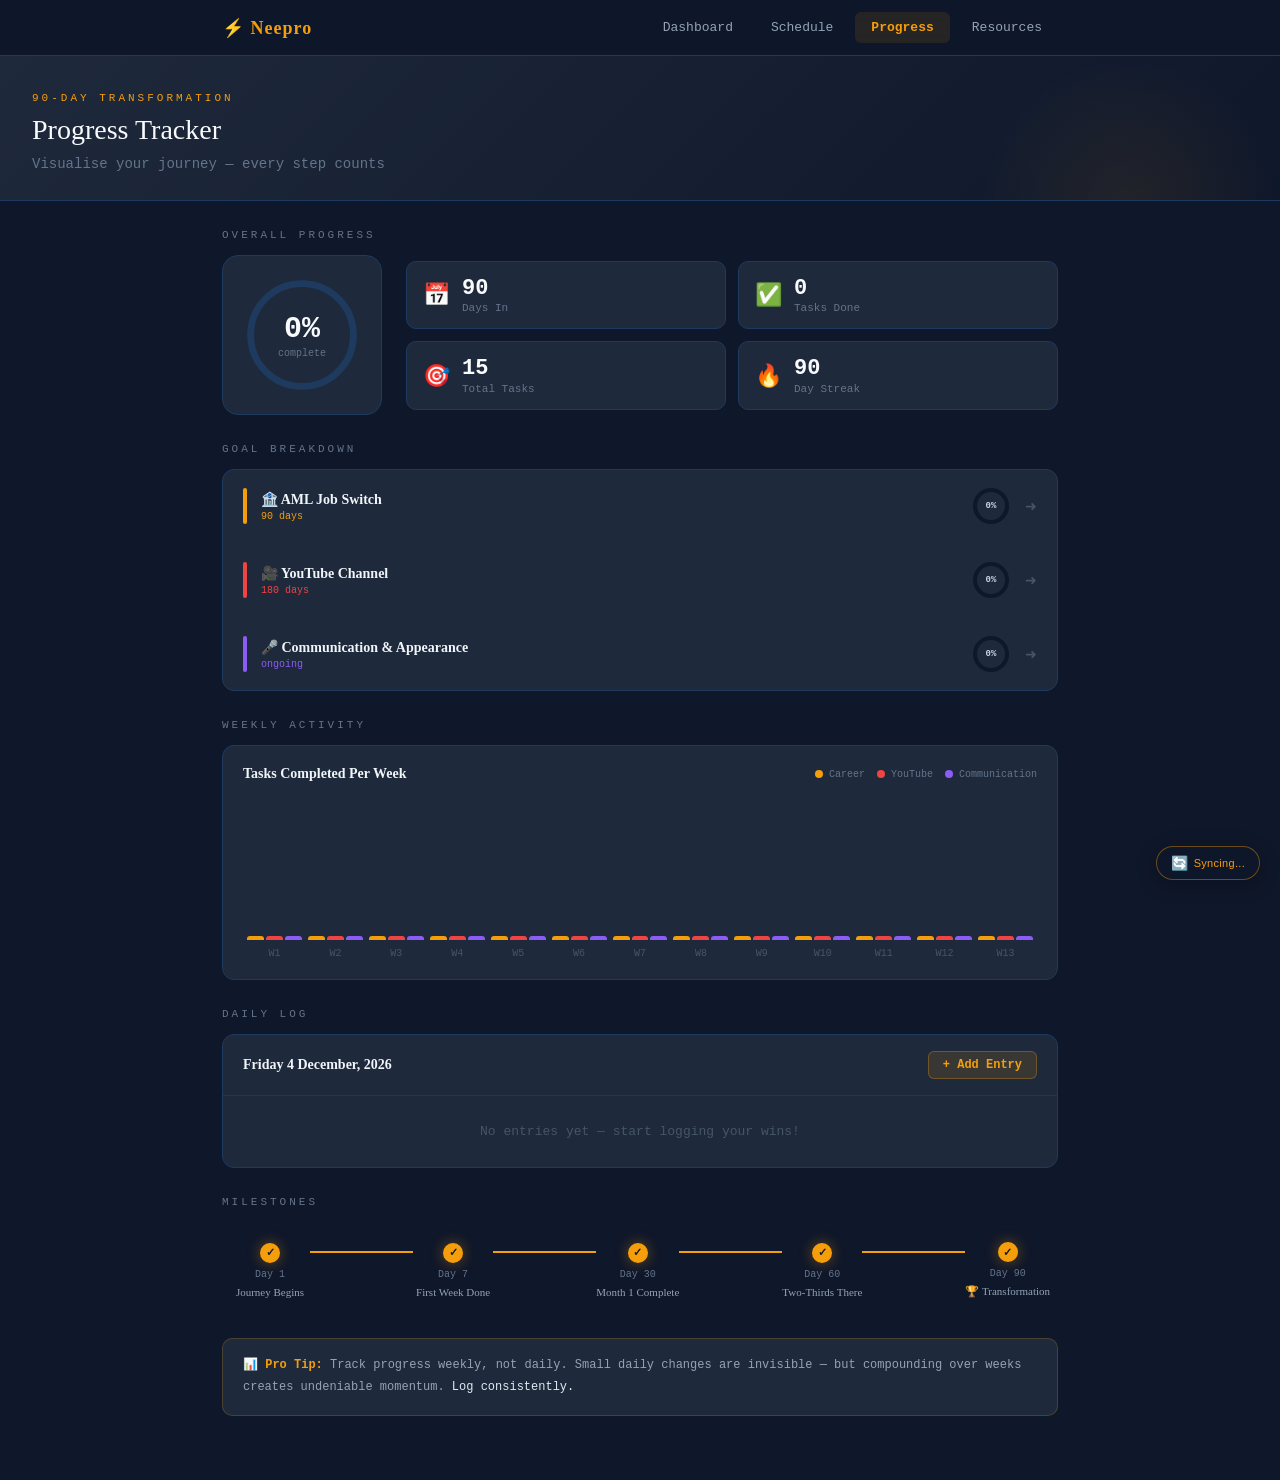
<file: progress.html>
<!DOCTYPE html>
<html lang="en">

<head>
    <meta charset="UTF-8" />
    <meta name="viewport" content="width=device-width, initial-scale=1.0" />
    <title>Progress — Neepro 90-Day Transformation</title>
    <meta name="description"
        content="Track your 90-day transformation progress — visualise goals, log daily wins, and stay accountable." />
    <link rel="stylesheet" href="progress.css" />
</head>

<body>

    <!-- NAVBAR -->
    <nav class="navbar" id="navbar">
        <div class="nav-inner">
            <a href="index.html" class="nav-logo">⚡ Neepro</a>
            <button class="nav-toggle" id="nav-toggle" onclick="toggleNav()" aria-label="Toggle navigation">
                <span></span><span></span><span></span>
            </button>
            <ul class="nav-links" id="nav-links">
                <li><a href="index.html" class="nav-link">Dashboard</a></li>
                <li><a href="schedule.html" class="nav-link">Schedule</a></li>
                <li><a href="progress.html" class="nav-link active">Progress</a></li>
                <li><a href="resources.html" class="nav-link">Resources</a></li>
            </ul>
        </div>
    </nav>

    <!-- HEADER -->
    <div class="header">
        <div class="header-eyebrow">90-Day Transformation</div>
        <h1>Progress Tracker</h1>
        <p>Visualise your journey — every step counts</p>
    </div>

    <!-- CONTENT -->
    <div class="content">

        <!-- OVERALL PROGRESS RING -->
        <div class="section-label">Overall Progress</div>
        <div class="overall-row">
            <div class="ring-card" id="overall-ring-card">
                <svg class="progress-ring" viewBox="0 0 140 140">
                    <circle class="ring-bg" cx="70" cy="70" r="60" />
                    <circle class="ring-fill" id="ring-overall" cx="70" cy="70" r="60" stroke-dasharray="376.99"
                        stroke-dashoffset="376.99" />
                </svg>
                <div class="ring-label">
                    <span class="ring-pct" id="overall-pct">0%</span>
                    <span class="ring-sub">complete</span>
                </div>
            </div>
            <div class="overall-stats">
                <div class="stat-pill">
                    <span class="stat-icon">📅</span>
                    <div>
                        <div class="stat-value" id="stat-days-elapsed">0</div>
                        <div class="stat-label">Days In</div>
                    </div>
                </div>
                <div class="stat-pill">
                    <span class="stat-icon">✅</span>
                    <div>
                        <div class="stat-value" id="stat-tasks-done">0</div>
                        <div class="stat-label">Tasks Done</div>
                    </div>
                </div>
                <div class="stat-pill">
                    <span class="stat-icon">🎯</span>
                    <div>
                        <div class="stat-value" id="stat-tasks-total">15</div>
                        <div class="stat-label">Total Tasks</div>
                    </div>
                </div>
                <div class="stat-pill">
                    <span class="stat-icon">🔥</span>
                    <div>
                        <div class="stat-value" id="stat-streak">0</div>
                        <div class="stat-label">Day Streak</div>
                    </div>
                </div>
            </div>
        </div>

        <!-- GOAL BREAKDOWN -->
        <div class="section-label">Goal Breakdown</div>
        <div class="goal-breakdown">

            <!-- Career -->
            <div class="goal-row" id="goal-career-row" onclick="showGoalOverview('career')">
                <div class="goal-color-bar" style="background:#f59e0b"></div>
                <div class="goal-info">
                    <div class="goal-name">🏦 AML Job Switch</div>
                    <div class="goal-timeline-badge" style="color:#f59e0b">90 days</div>
                </div>
                <div class="goal-mini-ring">
                    <svg viewBox="0 0 40 40">
                        <circle class="mini-ring-bg" cx="20" cy="20" r="16" />
                        <circle class="mini-ring-fill" id="mini-ring-career" cx="20" cy="20" r="16" stroke="#f59e0b"
                            stroke-dasharray="100.53" stroke-dashoffset="100.53" />
                    </svg>
                    <span class="mini-pct" id="mini-pct-career">0%</span>
                </div>
                <span class="goal-chevron">➜</span>
            </div>

            <!-- YouTube -->
            <div class="goal-row" id="goal-youtube-row" onclick="showGoalOverview('youtube')">
                <div class="goal-color-bar" style="background:#ef4444"></div>
                <div class="goal-info">
                    <div class="goal-name">🎥 YouTube Channel</div>
                    <div class="goal-timeline-badge" style="color:#ef4444">180 days</div>
                </div>
                <div class="goal-mini-ring">
                    <svg viewBox="0 0 40 40">
                        <circle class="mini-ring-bg" cx="20" cy="20" r="16" />
                        <circle class="mini-ring-fill" id="mini-ring-youtube" cx="20" cy="20" r="16" stroke="#ef4444"
                            stroke-dasharray="100.53" stroke-dashoffset="100.53" />
                    </svg>
                    <span class="mini-pct" id="mini-pct-youtube">0%</span>
                </div>
                <span class="goal-chevron">➜</span>
            </div>

            <!-- Communication -->
            <div class="goal-row" id="goal-communication-row" onclick="showGoalOverview('communication')">
                <div class="goal-color-bar" style="background:#8b5cf6"></div>
                <div class="goal-info">
                    <div class="goal-name">🎤 Communication & Appearance</div>
                    <div class="goal-timeline-badge" style="color:#8b5cf6">ongoing</div>
                </div>
                <div class="goal-mini-ring">
                    <svg viewBox="0 0 40 40">
                        <circle class="mini-ring-bg" cx="20" cy="20" r="16" />
                        <circle class="mini-ring-fill" id="mini-ring-communication" cx="20" cy="20" r="16"
                            stroke="#8b5cf6" stroke-dasharray="100.53" stroke-dashoffset="100.53" />
                    </svg>
                    <span class="mini-pct" id="mini-pct-communication">0%</span>
                </div>
                <span class="goal-chevron">➜</span>
            </div>
        </div>

        <!-- GOAL OVERVIEW PANEL (shown on click, filled by JS) -->
        <div class="goal-overview-panel" id="goal-overview-panel">
            <!-- dynamically rendered by showGoalOverview() -->
        </div>

        <!-- WEEKLY CHART -->
        <div class="section-label">Weekly Activity</div>
        <div class="chart-card" id="chart-card">
            <div class="chart-header">
                <span class="chart-title">Tasks Completed Per Week</span>
                <span class="chart-legend">
                    <span class="legend-dot" style="background:#f59e0b"></span> Career
                    <span class="legend-dot" style="background:#ef4444"></span> YouTube
                    <span class="legend-dot" style="background:#8b5cf6"></span> Communication
                </span>
            </div>
            <div class="bar-chart" id="bar-chart">
                <!-- rendered by JS -->
            </div>
            <div class="chart-x-axis" id="chart-x-axis">
                <!-- rendered by JS -->
            </div>
        </div>

        <!-- DAILY LOG -->
        <div class="section-label">Daily Log</div>
        <div class="log-card" id="log-card">
            <div class="log-header">
                <span class="log-date" id="log-date">Today</span>
                <button class="log-add-btn" id="log-add-btn" onclick="openLogModal()">+ Add Entry</button>
            </div>
            <div class="log-entries" id="log-entries">
                <div class="log-empty">No entries yet — start logging your wins!</div>
            </div>
        </div>

        <!-- MILESTONES -->
        <div class="section-label">Milestones</div>
        <div class="milestones-track" id="milestones-track">
            <div class="milestone" data-day="1">
                <div class="milestone-dot" id="ms-dot-1"></div>
                <div class="milestone-label">Day 1</div>
                <div class="milestone-title">Journey Begins</div>
            </div>
            <div class="milestone-line"></div>
            <div class="milestone" data-day="7">
                <div class="milestone-dot" id="ms-dot-7"></div>
                <div class="milestone-label">Day 7</div>
                <div class="milestone-title">First Week Done</div>
            </div>
            <div class="milestone-line"></div>
            <div class="milestone" data-day="30">
                <div class="milestone-dot" id="ms-dot-30"></div>
                <div class="milestone-label">Day 30</div>
                <div class="milestone-title">Month 1 Complete</div>
            </div>
            <div class="milestone-line"></div>
            <div class="milestone" data-day="60">
                <div class="milestone-dot" id="ms-dot-60"></div>
                <div class="milestone-label">Day 60</div>
                <div class="milestone-title">Two-Thirds There</div>
            </div>
            <div class="milestone-line"></div>
            <div class="milestone" data-day="90">
                <div class="milestone-dot" id="ms-dot-90"></div>
                <div class="milestone-label">Day 90</div>
                <div class="milestone-title">🏆 Transformation</div>
            </div>
        </div>

        <!-- INSIGHT -->
        <div class="insight">
            <strong>📊 Pro Tip: </strong>
            Track progress weekly, not daily. Small daily changes are invisible — but compounding over weeks creates
            undeniable momentum. <em>Log consistently.</em>
        </div>

    </div>

    <!-- LOG MODAL -->
    <div class="modal-overlay" id="log-modal">
        <div class="modal-card">
            <div class="modal-header">
                <span class="modal-title">📝 Log Today's Progress</span>
                <button class="modal-close" onclick="closeLogModal()">✕</button>
            </div>
            <div class="modal-body">
                <label class="modal-label" for="log-goal-select">Goal</label>
                <select class="modal-select" id="log-goal-select">
                    <option value="career">🏦 AML Job Switch</option>
                    <option value="youtube">🎥 YouTube Channel</option>
                    <option value="communication">🎤 Communication & Appearance</option>
                </select>
                <label class="modal-label" for="log-note">What did you accomplish?</label>
                <textarea class="modal-textarea" id="log-note" rows="3"
                    placeholder="e.g. Studied 2 chapters of ACAMS material..."></textarea>
                <label class="modal-label" for="log-hours">Hours spent</label>
                <input class="modal-input" id="log-hours" type="number" min="0" max="24" step="0.5" placeholder="1.5" />
            </div>
            <div class="modal-footer">
                <button class="modal-cancel" onclick="closeLogModal()">Cancel</button>
                <button class="modal-submit" onclick="submitLog()">Save Entry</button>
            </div>
        </div>
    </div>

    <script src="sheets-sync.js"></script>
    <script src="progress.js"></script>
</body>

</html>
</file>
<file: progress.css>
/* ═══════════════════════════════════════════════════════════
   PROGRESS PAGE — Neepro 90-Day Transformation
   ═══════════════════════════════════════════════════════════ */

*,
*::before,
*::after {
    box-sizing: border-box;
    margin: 0;
    padding: 0;
}

body {
    font-family: 'Georgia', 'Times New Roman', serif;
    background: #0f172a;
    color: #e2e8f0;
    min-height: 100vh;
}

/* ── NAVBAR ── */
.navbar {
    position: sticky;
    top: 0;
    z-index: 100;
    background: rgba(15, 23, 42, 0.85);
    backdrop-filter: blur(12px);
    -webkit-backdrop-filter: blur(12px);
    border-bottom: 1px solid #1e3a5f;
}

.nav-inner {
    display: flex;
    align-items: center;
    justify-content: space-between;
    max-width: 900px;
    margin: 0 auto;
    padding: 12px 32px;
}

.nav-logo {
    font-size: 18px;
    font-weight: bold;
    color: #f59e0b;
    text-decoration: none;
    letter-spacing: 1px;
    transition: color 0.2s;
}

.nav-logo:hover {
    color: #fbbf24;
}

.nav-links {
    display: flex;
    list-style: none;
    gap: 6px;
}

.nav-link {
    display: block;
    padding: 8px 16px;
    font-size: 13px;
    font-family: monospace;
    color: #94a3b8;
    text-decoration: none;
    border-radius: 6px;
    transition: all 0.2s;
}

.nav-link:hover {
    color: #e2e8f0;
    background: rgba(255, 255, 255, 0.05);
}

.nav-link.active {
    color: #f59e0b;
    background: rgba(245, 158, 11, 0.1);
    font-weight: bold;
}

.nav-toggle {
    display: none;
    flex-direction: column;
    gap: 5px;
    background: none;
    border: none;
    cursor: pointer;
    padding: 4px;
}

.nav-toggle span {
    display: block;
    width: 22px;
    height: 2px;
    background: #94a3b8;
    border-radius: 2px;
    transition: all 0.3s;
}

.nav-toggle:hover span {
    background: #e2e8f0;
}

/* ── HEADER ── */
.header {
    background: linear-gradient(135deg, #1e293b 0%, #0f172a 100%);
    border-bottom: 1px solid #1e3a5f;
    padding: 36px 32px 28px;
    position: relative;
    overflow: hidden;
}

.header::after {
    content: '';
    position: absolute;
    top: 0;
    right: 0;
    width: 300px;
    height: 300px;
    background: radial-gradient(circle, rgba(245, 158, 11, 0.08) 0%, transparent 70%);
    pointer-events: none;
}

.header-eyebrow {
    font-size: 11px;
    letter-spacing: 3px;
    color: #f59e0b;
    text-transform: uppercase;
    margin-bottom: 8px;
    font-family: monospace;
}

.header h1 {
    font-size: 28px;
    font-weight: normal;
    color: #f8fafc;
    line-height: 1.3;
}

.header p {
    margin-top: 8px;
    color: #64748b;
    font-size: 14px;
    font-family: monospace;
}

/* ── CONTENT ── */
.content {
    padding: 28px 32px;
    max-width: 900px;
    margin: 0 auto;
}

.section-label {
    font-size: 11px;
    letter-spacing: 3px;
    color: #64748b;
    text-transform: uppercase;
    font-family: monospace;
    margin-bottom: 14px;
    margin-top: 28px;
}

.section-label:first-child {
    margin-top: 0;
}

/* ══════════════════════════════════════
   OVERALL PROGRESS RING + STATS
   ══════════════════════════════════════ */
.overall-row {
    display: flex;
    gap: 24px;
    align-items: center;
    margin-bottom: 10px;
}

.ring-card {
    position: relative;
    width: 160px;
    height: 160px;
    flex-shrink: 0;
    display: flex;
    align-items: center;
    justify-content: center;
    background: #1e293b;
    border: 1px solid #1e3a5f;
    border-radius: 16px;
    padding: 12px;
    transition: transform 0.3s, border-color 0.3s;
}

.ring-card:hover {
    transform: scale(1.03);
    border-color: #334155;
}

.progress-ring {
    width: 120px;
    height: 120px;
    transform: rotate(-90deg);
}

.ring-bg {
    fill: none;
    stroke: #1e3a5f;
    stroke-width: 8;
}

.ring-fill {
    fill: none;
    stroke: url(#ringGrad);
    stroke-width: 8;
    stroke-linecap: round;
    transition: stroke-dashoffset 1.2s cubic-bezier(0.4, 0, 0.2, 1);
    filter: drop-shadow(0 0 6px rgba(245, 158, 11, 0.35));
}

/* gradient fallback — applied via JS as inline stroke */
.ring-fill {
    stroke: #f59e0b;
}

.ring-label {
    position: absolute;
    inset: 0;
    display: flex;
    flex-direction: column;
    align-items: center;
    justify-content: center;
    pointer-events: none;
}

.ring-pct {
    font-size: 30px;
    font-weight: bold;
    font-family: monospace;
    color: #f8fafc;
}

.ring-sub {
    font-size: 10px;
    color: #64748b;
    font-family: monospace;
    margin-top: 2px;
}

.overall-stats {
    display: grid;
    grid-template-columns: 1fr 1fr;
    gap: 12px;
    flex: 1;
}

.stat-pill {
    background: #1e293b;
    border: 1px solid #1e3a5f;
    border-radius: 10px;
    padding: 14px 16px;
    display: flex;
    align-items: center;
    gap: 12px;
    transition: transform 0.2s, border-color 0.2s;
}

.stat-pill:hover {
    transform: translateY(-2px);
    border-color: #334155;
}

.stat-icon {
    font-size: 22px;
    flex-shrink: 0;
}

.stat-value {
    font-size: 22px;
    font-weight: bold;
    color: #f8fafc;
    font-family: monospace;
    line-height: 1.2;
}

.stat-label {
    font-size: 11px;
    color: #64748b;
    font-family: monospace;
}

/* ══════════════════════════════════════
   GOAL BREAKDOWN
   ══════════════════════════════════════ */
.goal-breakdown {
    display: flex;
    flex-direction: column;
    gap: 2px;
    margin-bottom: 10px;
    background: #1e293b;
    border: 1px solid #1e3a5f;
    border-radius: 12px;
    overflow: hidden;
}

.goal-row {
    display: flex;
    align-items: center;
    gap: 14px;
    padding: 16px 20px;
    cursor: pointer;
    transition: background 0.15s;
    position: relative;
}

.goal-row:hover {
    background: rgba(255, 255, 255, 0.03);
}

.goal-color-bar {
    width: 4px;
    height: 36px;
    border-radius: 3px;
    flex-shrink: 0;
}

.goal-info {
    flex: 1;
    min-width: 0;
}

.goal-name {
    font-size: 14px;
    color: #f1f5f9;
    font-weight: 600;
    white-space: nowrap;
    overflow: hidden;
    text-overflow: ellipsis;
}

.goal-timeline-badge {
    font-size: 10px;
    font-family: monospace;
    margin-top: 3px;
}

/* mini ring */
.goal-mini-ring {
    position: relative;
    width: 40px;
    height: 40px;
    flex-shrink: 0;
}

.goal-mini-ring svg {
    width: 40px;
    height: 40px;
    transform: rotate(-90deg);
}

.mini-ring-bg {
    fill: none;
    stroke: #0f172a;
    stroke-width: 4;
}

.mini-ring-fill {
    fill: none;
    stroke-width: 4;
    stroke-linecap: round;
    transition: stroke-dashoffset 0.8s cubic-bezier(0.4, 0, 0.2, 1);
}

.mini-pct {
    position: absolute;
    inset: 0;
    display: flex;
    align-items: center;
    justify-content: center;
    font-size: 9px;
    font-family: monospace;
    font-weight: bold;
    color: #cbd5e1;
}

.goal-chevron {
    font-size: 14px;
    color: #475569;
    transition: transform 0.2s, color 0.2s;
    flex-shrink: 0;
}

.goal-row:hover .goal-chevron {
    color: #94a3b8;
    transform: translateX(3px);
}

.goal-row.active-goal {
    background: rgba(255, 255, 255, 0.05);
}

/* ══════════════════════════════════════
   GOAL OVERVIEW PANEL
   ══════════════════════════════════════ */
.goal-overview-panel {
    margin-top: 16px;
    margin-bottom: 10px;
    display: none;
}

.goal-overview-panel.visible {
    display: block;
    animation: overviewSlideIn 0.4s ease;
}

@keyframes overviewSlideIn {
    from {
        opacity: 0;
        transform: translateY(12px);
    }

    to {
        opacity: 1;
        transform: translateY(0);
    }
}

/* HEADER */
.ov-header {
    display: flex;
    align-items: center;
    justify-content: space-between;
    margin-bottom: 18px;
}

.ov-header-left {
    display: flex;
    align-items: center;
    gap: 12px;
}

.ov-icon {
    font-size: 28px;
}

.ov-title {
    font-size: 20px;
    font-weight: 600;
    color: #f8fafc;
}

.ov-badge {
    font-size: 11px;
    font-family: monospace;
    padding: 3px 10px;
    border-radius: 20px;
    margin-top: 3px;
    display: inline-block;
}

.ov-close-btn {
    background: rgba(255, 255, 255, 0.05);
    border: 1px solid #334155;
    color: #94a3b8;
    width: 32px;
    height: 32px;
    border-radius: 8px;
    cursor: pointer;
    font-size: 16px;
    display: flex;
    align-items: center;
    justify-content: center;
    transition: all 0.2s;
}

.ov-close-btn:hover {
    background: rgba(255, 255, 255, 0.1);
    color: #e2e8f0;
}

/* STATS ROW */
.ov-stats-row {
    display: flex;
    gap: 14px;
    margin-bottom: 18px;
}

.ov-ring-wrap {
    position: relative;
    width: 120px;
    height: 120px;
    flex-shrink: 0;
    background: #1e293b;
    border: 1px solid #1e3a5f;
    border-radius: 14px;
    display: flex;
    align-items: center;
    justify-content: center;
}

.ov-ring-svg {
    width: 90px;
    height: 90px;
    transform: rotate(-90deg);
}

.ov-ring-bg {
    fill: none;
    stroke: #0f172a;
    stroke-width: 7;
}

.ov-ring-fill {
    fill: none;
    stroke-width: 7;
    stroke-linecap: round;
    transition: stroke-dashoffset 1s cubic-bezier(0.4, 0, 0.2, 1);
}

.ov-ring-center {
    position: absolute;
    inset: 0;
    display: flex;
    flex-direction: column;
    align-items: center;
    justify-content: center;
    pointer-events: none;
}

.ov-ring-pct {
    font-size: 24px;
    font-weight: bold;
    font-family: monospace;
    color: #f8fafc;
}

.ov-ring-sub {
    font-size: 9px;
    font-family: monospace;
    color: #64748b;
}

/* Stats Grid */
.ov-stats-grid {
    display: grid;
    grid-template-columns: 1fr 1fr;
    gap: 10px;
    flex: 1;
}

.ov-stat-card {
    background: #1e293b;
    border: 1px solid #1e3a5f;
    border-radius: 10px;
    padding: 12px 14px;
    display: flex;
    align-items: center;
    gap: 10px;
    transition: transform 0.2s;
}

.ov-stat-card:hover {
    transform: translateY(-1px);
}

.ov-stat-icon {
    font-size: 20px;
}

.ov-stat-val {
    font-size: 20px;
    font-weight: bold;
    font-family: monospace;
    color: #f8fafc;
    line-height: 1.2;
}

.ov-stat-lbl {
    font-size: 10px;
    color: #64748b;
    font-family: monospace;
}

/* TIME PROGRESS BAR */
.ov-time-section {
    background: #1e293b;
    border: 1px solid #1e3a5f;
    border-radius: 10px;
    padding: 14px 18px;
    margin-bottom: 14px;
}

.ov-time-header {
    display: flex;
    justify-content: space-between;
    align-items: center;
    margin-bottom: 10px;
}

.ov-time-label {
    font-size: 12px;
    color: #94a3b8;
    font-family: monospace;
}

.ov-time-value {
    font-size: 12px;
    font-family: monospace;
    font-weight: bold;
}

.ov-time-bar-track {
    width: 100%;
    height: 8px;
    background: #0f172a;
    border-radius: 4px;
    overflow: hidden;
}

.ov-time-bar-fill {
    height: 100%;
    border-radius: 4px;
    transition: width 0.8s ease;
    position: relative;
}

.ov-time-bar-fill::after {
    content: '';
    position: absolute;
    right: 0;
    top: 0;
    bottom: 0;
    width: 20px;
    background: linear-gradient(90deg, transparent, rgba(255, 255, 255, 0.2));
    border-radius: 0 4px 4px 0;
}

.ov-time-dates {
    display: flex;
    justify-content: space-between;
    margin-top: 6px;
    font-size: 10px;
    color: #475569;
    font-family: monospace;
}

/* HOURS LOGGED */
.ov-hours-card {
    background: #1e293b;
    border: 1px solid #1e3a5f;
    border-radius: 10px;
    padding: 14px 18px;
    margin-bottom: 14px;
    display: flex;
    align-items: center;
    gap: 14px;
}

.ov-hours-icon {
    font-size: 26px;
}

.ov-hours-val {
    font-size: 22px;
    font-weight: bold;
    font-family: monospace;
    color: #f8fafc;
}

.ov-hours-lbl {
    font-size: 10px;
    color: #64748b;
    font-family: monospace;
}

/* TASK CHECKLIST */
.ov-tasks-section {
    margin-bottom: 6px;
}

.ov-tasks-header {
    font-size: 12px;
    letter-spacing: 2px;
    color: #64748b;
    text-transform: uppercase;
    font-family: monospace;
    margin-bottom: 10px;
}

.ov-tasks-list {
    display: flex;
    flex-direction: column;
    gap: 6px;
}

.ov-task-item {
    display: flex;
    align-items: center;
    gap: 10px;
    font-size: 13px;
    color: #cbd5e1;
    padding: 10px 14px;
    background: rgba(30, 41, 59, 0.5);
    border-radius: 8px;
    border-left: 3px solid transparent;
    transition: all 0.15s;
}

.ov-task-item:hover {
    background: rgba(30, 41, 59, 0.85);
}

.ov-task-item input[type="checkbox"] {
    width: 16px;
    height: 16px;
    cursor: pointer;
    flex-shrink: 0;
}

.ov-task-item.done {
    opacity: 0.55;
}

.ov-task-item.done .ov-task-text {
    text-decoration: line-through;
    color: #475569;
}

.ov-task-text {
    flex: 1;
}

.ov-task-status {
    font-size: 10px;
    font-family: monospace;
    padding: 2px 8px;
    border-radius: 10px;
    flex-shrink: 0;
}

.ov-task-status.complete {
    background: rgba(34, 197, 94, 0.12);
    color: #22c55e;
}

.ov-task-status.pending {
    background: rgba(148, 163, 184, 0.1);
    color: #64748b;
}

/* completed section */
.ov-completed-section {
    margin-top: 16px;
    padding-top: 16px;
    border-top: 1px solid rgba(255, 255, 255, 0.06);
}

.ov-completed-header {
    color: #22c55e;
}

.ov-completed-section .ov-task-item {
    background: rgba(34, 197, 94, 0.04);
}

.ov-completed-section .ov-task-item:hover {
    background: rgba(34, 197, 94, 0.08);
}

/* empty message */
.ov-empty-msg {
    padding: 24px 16px;
    text-align: center;
    font-size: 14px;
    color: #22c55e;
    font-family: monospace;
    background: rgba(34, 197, 94, 0.06);
    border-radius: 8px;
    border: 1px dashed rgba(34, 197, 94, 0.2);
}

/* ══════════════════════════════════════
   WEEKLY CHART
   ══════════════════════════════════════ */
.chart-card {
    background: #1e293b;
    border: 1px solid #1e3a5f;
    border-radius: 12px;
    padding: 20px;
    margin-bottom: 10px;
}

.chart-header {
    display: flex;
    justify-content: space-between;
    align-items: center;
    margin-bottom: 18px;
    flex-wrap: wrap;
    gap: 8px;
}

.chart-title {
    font-size: 14px;
    color: #f1f5f9;
    font-weight: 600;
}

.chart-legend {
    font-size: 10px;
    color: #64748b;
    font-family: monospace;
    display: flex;
    align-items: center;
    gap: 6px;
}

.legend-dot {
    display: inline-block;
    width: 8px;
    height: 8px;
    border-radius: 50%;
    margin-left: 6px;
}

.bar-chart {
    display: flex;
    align-items: flex-end;
    gap: 6px;
    height: 140px;
    padding: 0 4px;
}

.bar-group {
    flex: 1;
    display: flex;
    gap: 2px;
    align-items: flex-end;
    height: 100%;
}

.bar {
    flex: 1;
    border-radius: 3px 3px 0 0;
    min-height: 4px;
    transition: height 0.6s cubic-bezier(0.4, 0, 0.2, 1);
    cursor: pointer;
    position: relative;
}

.bar:hover {
    filter: brightness(1.25);
}

.bar::after {
    content: attr(data-val);
    position: absolute;
    bottom: 100%;
    left: 50%;
    transform: translateX(-50%);
    font-size: 9px;
    font-family: monospace;
    color: #94a3b8;
    opacity: 0;
    transition: opacity 0.2s;
    padding-bottom: 2px;
}

.bar:hover::after {
    opacity: 1;
}

.chart-x-axis {
    display: flex;
    gap: 6px;
    padding: 0 4px;
    margin-top: 8px;
}

.x-label {
    flex: 1;
    text-align: center;
    font-size: 10px;
    color: #475569;
    font-family: monospace;
}

/* ══════════════════════════════════════
   DAILY LOG
   ══════════════════════════════════════ */
.log-card {
    background: #1e293b;
    border: 1px solid #1e3a5f;
    border-radius: 12px;
    overflow: hidden;
    margin-bottom: 10px;
}

.log-header {
    display: flex;
    justify-content: space-between;
    align-items: center;
    padding: 16px 20px;
    border-bottom: 1px solid rgba(255, 255, 255, 0.05);
}

.log-date {
    font-size: 14px;
    font-weight: 600;
    color: #f1f5f9;
}

.log-add-btn {
    padding: 6px 14px;
    background: rgba(245, 158, 11, 0.12);
    border: 1px solid rgba(245, 158, 11, 0.3);
    color: #f59e0b;
    border-radius: 6px;
    cursor: pointer;
    font-size: 12px;
    font-family: monospace;
    font-weight: bold;
    transition: all 0.2s;
}

.log-add-btn:hover {
    background: rgba(245, 158, 11, 0.2);
    border-color: #f59e0b;
}

.log-entries {
    padding: 0;
}

.log-empty {
    padding: 28px 20px;
    text-align: center;
    font-size: 13px;
    color: #475569;
    font-family: monospace;
}

.log-entry {
    display: flex;
    align-items: flex-start;
    gap: 14px;
    padding: 14px 20px;
    border-bottom: 1px solid rgba(255, 255, 255, 0.04);
    transition: background 0.15s;
    animation: logSlide 0.35s ease;
}

@keyframes logSlide {
    from {
        opacity: 0;
        transform: translateY(-8px);
    }

    to {
        opacity: 1;
        transform: translateY(0);
    }
}

.log-entry:last-child {
    border-bottom: none;
}

.log-entry:hover {
    background: rgba(255, 255, 255, 0.02);
}

.log-entry-icon {
    font-size: 20px;
    flex-shrink: 0;
    padding-top: 2px;
}

.log-entry-body {
    flex: 1;
}

.log-entry-note {
    font-size: 14px;
    color: #f1f5f9;
    line-height: 1.4;
}

.log-entry-meta {
    font-size: 10px;
    color: #475569;
    font-family: monospace;
    margin-top: 4px;
    display: flex;
    gap: 10px;
}

.log-entry-delete {
    background: none;
    border: none;
    color: #475569;
    cursor: pointer;
    font-size: 14px;
    padding: 2px 6px;
    border-radius: 4px;
    transition: all 0.2s;
    flex-shrink: 0;
}

.log-entry-delete:hover {
    color: #ef4444;
    background: rgba(239, 68, 68, 0.1);
}

/* ══════════════════════════════════════
   MILESTONES TIMELINE
   ══════════════════════════════════════ */
.milestones-track {
    display: flex;
    align-items: center;
    gap: 0;
    padding: 20px 8px;
    margin-bottom: 10px;
    overflow-x: auto;
}

.milestone {
    display: flex;
    flex-direction: column;
    align-items: center;
    gap: 6px;
    flex-shrink: 0;
    min-width: 80px;
}

.milestone-dot {
    width: 20px;
    height: 20px;
    border-radius: 50%;
    background: #1e293b;
    border: 2px solid #334155;
    transition: all 0.4s;
    position: relative;
}

.milestone-dot.reached {
    background: #f59e0b;
    border-color: #f59e0b;
    box-shadow: 0 0 14px rgba(245, 158, 11, 0.4);
}

.milestone-dot.reached::after {
    content: '✓';
    position: absolute;
    inset: 0;
    display: flex;
    align-items: center;
    justify-content: center;
    color: #0f172a;
    font-size: 11px;
    font-weight: bold;
}

.milestone-label {
    font-size: 10px;
    font-family: monospace;
    color: #64748b;
}

.milestone-title {
    font-size: 11px;
    color: #94a3b8;
    text-align: center;
    max-width: 90px;
}

.milestone-line {
    flex: 1;
    height: 2px;
    background: #1e3a5f;
    min-width: 30px;
    align-self: flex-start;
    margin-top: 9px;
    position: relative;
    overflow: hidden;
}

.milestone-line::after {
    content: '';
    position: absolute;
    top: 0;
    left: 0;
    height: 100%;
    width: 0%;
    background: #f59e0b;
    transition: width 1s ease;
}

.milestone-line.filled::after {
    width: 100%;
}

/* ══════════════════════════════════════
   LOG MODAL
   ══════════════════════════════════════ */
.modal-overlay {
    display: none;
    position: fixed;
    inset: 0;
    background: rgba(0, 0, 0, 0.6);
    backdrop-filter: blur(6px);
    -webkit-backdrop-filter: blur(6px);
    z-index: 200;
    align-items: center;
    justify-content: center;
    animation: modalFadeIn 0.25s ease;
}

@keyframes modalFadeIn {
    from {
        opacity: 0;
    }

    to {
        opacity: 1;
    }
}

.modal-overlay.visible {
    display: flex;
}

.modal-card {
    background: #1e293b;
    border: 1px solid #334155;
    border-radius: 14px;
    width: 90%;
    max-width: 420px;
    overflow: hidden;
    box-shadow: 0 20px 60px rgba(0, 0, 0, 0.5);
    animation: modalSlideUp 0.3s ease;
}

@keyframes modalSlideUp {
    from {
        opacity: 0;
        transform: translateY(20px);
    }

    to {
        opacity: 1;
        transform: translateY(0);
    }
}

.modal-header {
    display: flex;
    justify-content: space-between;
    align-items: center;
    padding: 16px 20px;
    border-bottom: 1px solid rgba(255, 255, 255, 0.06);
}

.modal-title {
    font-size: 15px;
    color: #f1f5f9;
    font-weight: 600;
}

.modal-close {
    background: none;
    border: none;
    color: #475569;
    font-size: 18px;
    cursor: pointer;
    padding: 4px 8px;
    border-radius: 4px;
    transition: all 0.2s;
}

.modal-close:hover {
    color: #e2e8f0;
    background: rgba(255, 255, 255, 0.06);
}

.modal-body {
    padding: 20px;
    display: flex;
    flex-direction: column;
    gap: 12px;
}

.modal-label {
    font-size: 11px;
    letter-spacing: 2px;
    text-transform: uppercase;
    color: #64748b;
    font-family: monospace;
}

.modal-select,
.modal-textarea,
.modal-input {
    width: 100%;
    background: #0f172a;
    border: 1px solid #1e3a5f;
    border-radius: 8px;
    padding: 10px 14px;
    color: #e2e8f0;
    font-size: 13px;
    font-family: monospace;
    outline: none;
    transition: border-color 0.2s;
}

.modal-select:focus,
.modal-textarea:focus,
.modal-input:focus {
    border-color: #f59e0b;
}

.modal-textarea {
    resize: vertical;
    min-height: 60px;
}

.modal-footer {
    display: flex;
    justify-content: flex-end;
    gap: 10px;
    padding: 14px 20px;
    border-top: 1px solid rgba(255, 255, 255, 0.06);
}

.modal-cancel {
    padding: 8px 16px;
    background: transparent;
    border: 1px solid #334155;
    color: #94a3b8;
    border-radius: 6px;
    cursor: pointer;
    font-size: 12px;
    font-family: monospace;
    transition: all 0.2s;
}

.modal-cancel:hover {
    background: rgba(255, 255, 255, 0.05);
    color: #e2e8f0;
}

.modal-submit {
    padding: 8px 18px;
    background: rgba(245, 158, 11, 0.15);
    border: 1px solid rgba(245, 158, 11, 0.4);
    color: #f59e0b;
    border-radius: 6px;
    cursor: pointer;
    font-size: 12px;
    font-family: monospace;
    font-weight: bold;
    transition: all 0.2s;
}

.modal-submit:hover {
    background: rgba(245, 158, 11, 0.25);
    border-color: #f59e0b;
}

/* ══════════════════════════════════════
   INSIGHT
   ══════════════════════════════════════ */
.insight {
    margin-top: 20px;
    background: #1e293b;
    border: 1px solid rgba(245, 158, 11, 0.2);
    border-radius: 10px;
    padding: 16px 20px;
    font-family: monospace;
    font-size: 12px;
    color: #94a3b8;
    line-height: 1.8;
    margin-bottom: 30px;
}

.insight strong {
    color: #f59e0b;
}

.insight em {
    color: #e2e8f0;
    font-style: normal;
}

/* ══════════════════════════════════════
   RESPONSIVE
   ══════════════════════════════════════ */
@media (max-width: 640px) {
    .nav-inner {
        padding: 10px 16px;
    }

    .nav-toggle {
        display: flex;
    }

    .nav-links {
        display: none;
        flex-direction: column;
        position: absolute;
        top: 100%;
        left: 0;
        right: 0;
        background: rgba(15, 23, 42, 0.95);
        backdrop-filter: blur(12px);
        -webkit-backdrop-filter: blur(12px);
        border-bottom: 1px solid #1e3a5f;
        padding: 8px 16px 16px;
        gap: 2px;
    }

    .nav-links.open {
        display: flex;
    }

    .content {
        padding: 18px 16px;
    }

    .header {
        padding: 24px 16px 20px;
    }

    .overall-row {
        flex-direction: column;
        align-items: stretch;
    }

    .ring-card {
        width: 100%;
        height: auto;
        padding: 20px;
    }

    .progress-ring {
        width: 100px;
        height: 100px;
    }

    .overall-stats {
        grid-template-columns: 1fr 1fr;
    }

    .chart-header {
        flex-direction: column;
        align-items: flex-start;
    }

    .milestones-track {
        padding: 16px 4px;
    }

    .milestone {
        min-width: 60px;
    }
}
</file>
